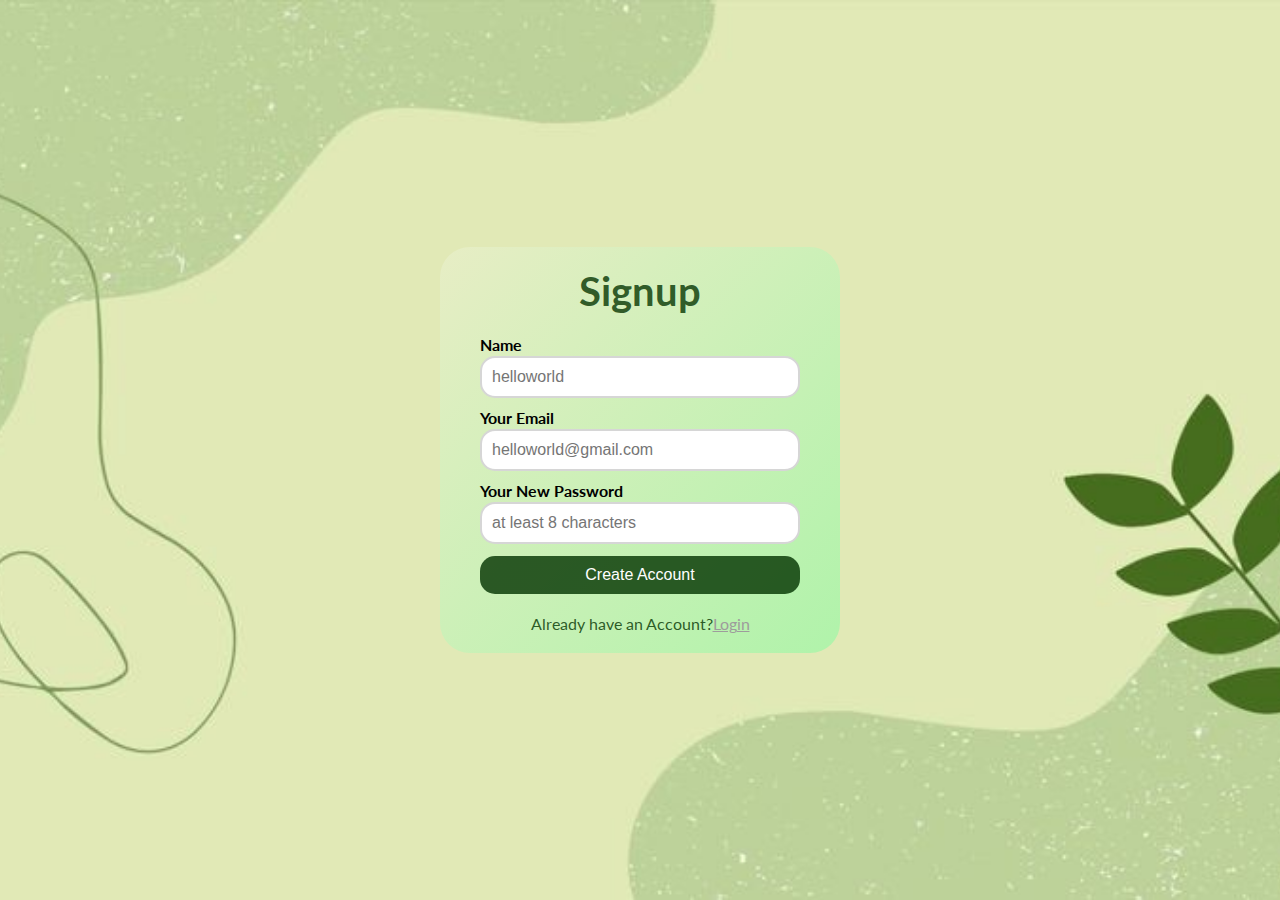
<file: Signup.html>
<!DOCTYPE html>
<html lang="en">
<head>
    <meta charset="UTF-8">
    <meta http-equiv="X-UA-Compatible" content="IE=edge">
    <meta name="viewport" content="width=device-width, initial-scale=1.0">
    <title>Signup</title>
    <link rel="stylesheet" href="style1.css">
</head>
<body>

    <div class="outer-box">
        <div class="inner-box">
            <header class="signup-header">
                <h1>Signup</h1>
            </header>
            <main class="signup-body">
                <form action="#">
                    <p>
                        <label for="fullname">Name</label>
                        <input type="text" id="fullname" placeholder="helloworld" required>
                    </p>
                    <p>
                        <label for="email">Your Email</label>
                        <input type="email" id="email" placeholder="helloworld@gmail.com" required>
                    </p>
                    <p>
                        <label for="password">Your New Password</label>
                        <input type="password" id="password" placeholder="at least 8 characters" required>
                    </p>
                    <p>
                        <input type="submit" id="submit" value="Create Account">
                    </p>
                </form>
            </main>

            <footer class="signup-footer">
                <p>Already have an Account?<a href="index.html">Login</a> </p>
            </footer>

        </div>
        <div class="circle c1"></div>
        <div class="circle c2"></div>
    </div>
    
</body>
</html>
</file>
<file: style1.css>
@import url('https://fonts.googleapis.com/css2?family=Lato:wght@400;700&family=Silkscreen&display=swap');

* {
    margin: 0;
    padding: 0;
    box-sizing: border-box;
}

body {
    font-family: 'Lato', sans-serif;
}

.outer-box {
    width: 100vw;
    height: 100vh;
    background: url(Green.jpeg) no-repeat;
    background-size: cover;
    background-position: center;
 
}

.inner-box {
    width: 400px;
    margin: 0 auto;
    position: relative;
    top: 50%;
    transform: translateY(-50%);
    padding: 20px 40px;
    background: linear-gradient(to top left, rgba(142, 250, 162, 0.593), #ffffff33);
    border-radius: 30px;
}

.signup-header h1 {
    font-size: 2.5rem;
    text-align: center;
    color: #033300cd;
}

.signup-header p {
    font-size: 0.95rem;
    color: #555;
    margin-top: 5px;
}

.signup-body {
    margin: 20px 0;
}

.signup-body p {
    margin: 10px 0;
}

.signup-body p label {
    display: block;
    font-weight: bold;
}

.signup-body p input {
    width: 100%;
    padding: 10px;
    border: 2px solid #cccccccc;
    border-radius: 15px;
    font-size: 1rem;
    margin-top: 2px;
}

.signup-body p input[type="submit"] {
    background-color: #033300cd;
    border: none;
    color: white;
    cursor: pointer;
}

.signup-body p input[type="submit"]:hover {
    background-color: #022b01;
}

.signup-footer p {
    color: #033300cd;
    text-align: center;
}

.signup-footer a {
    color: #9e9c9c;
}
.signup-footer a:hover{
    color:#022b01;
}
</file>
